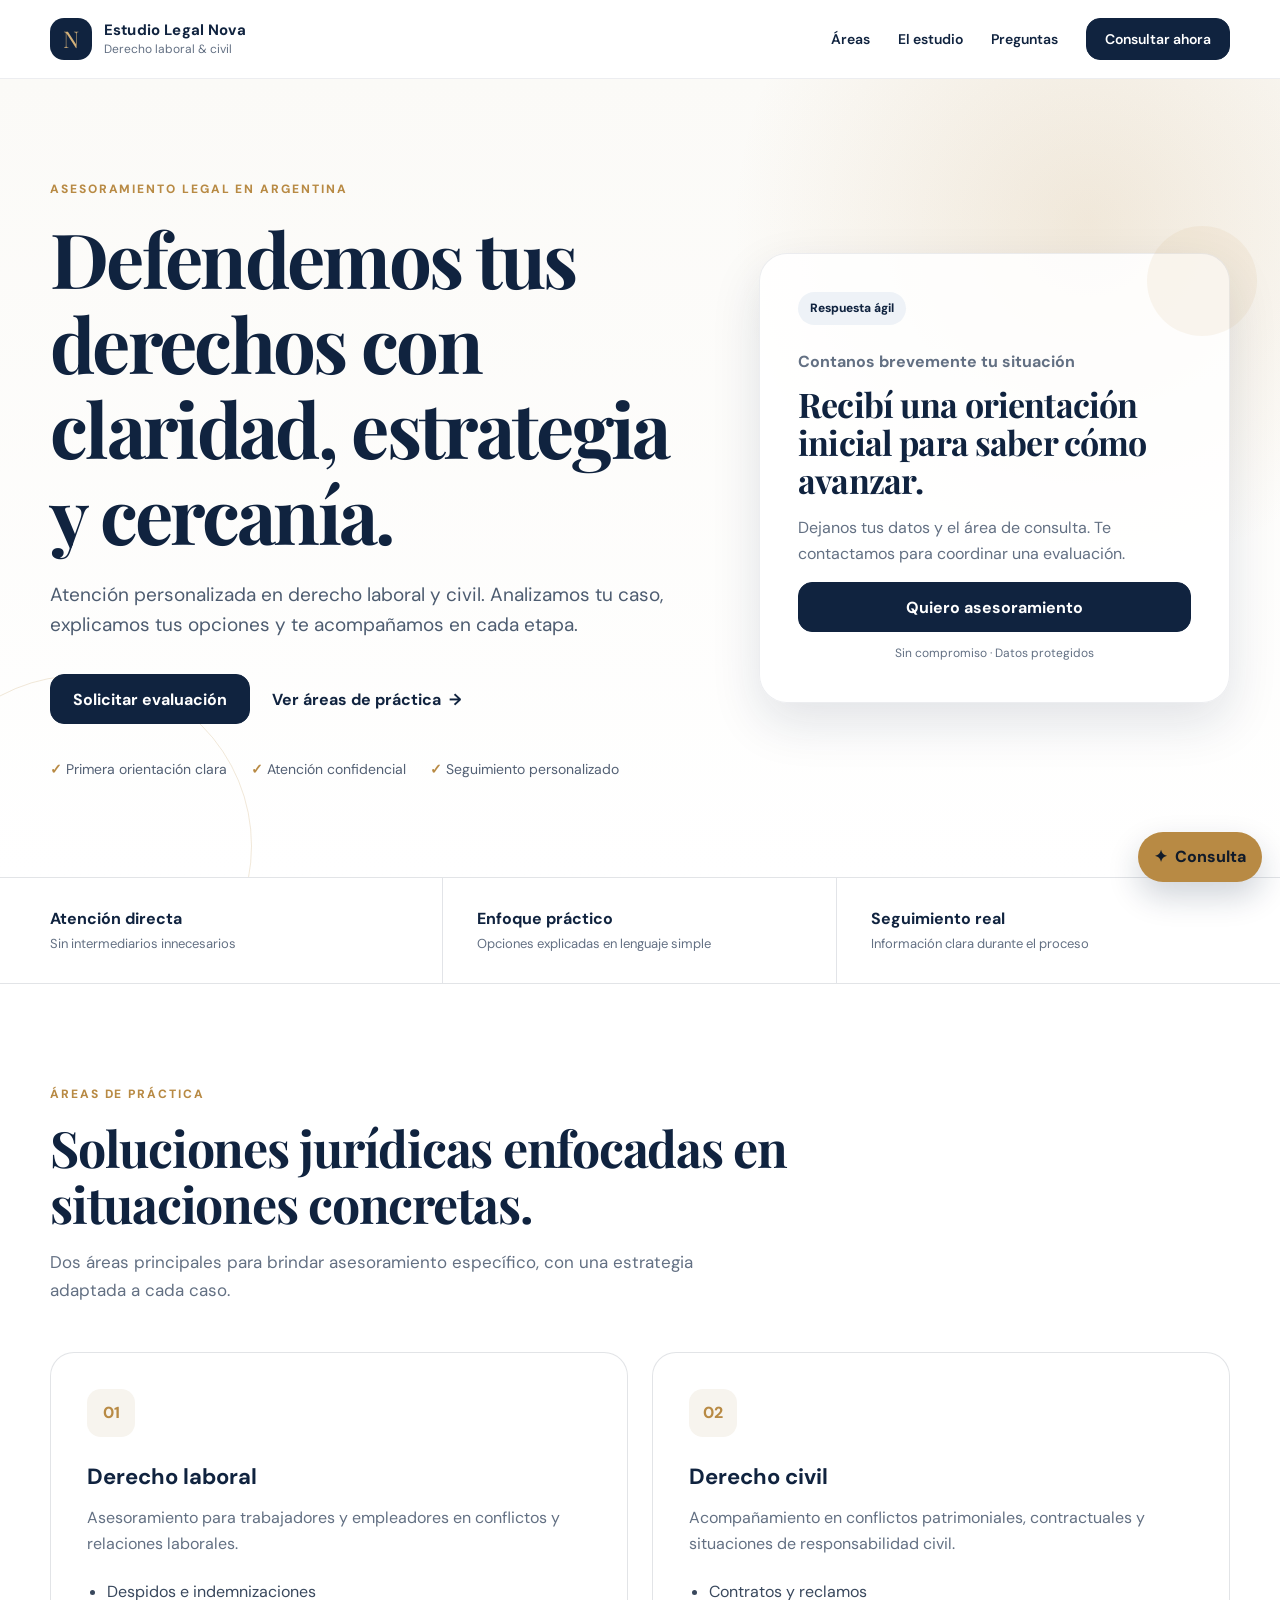
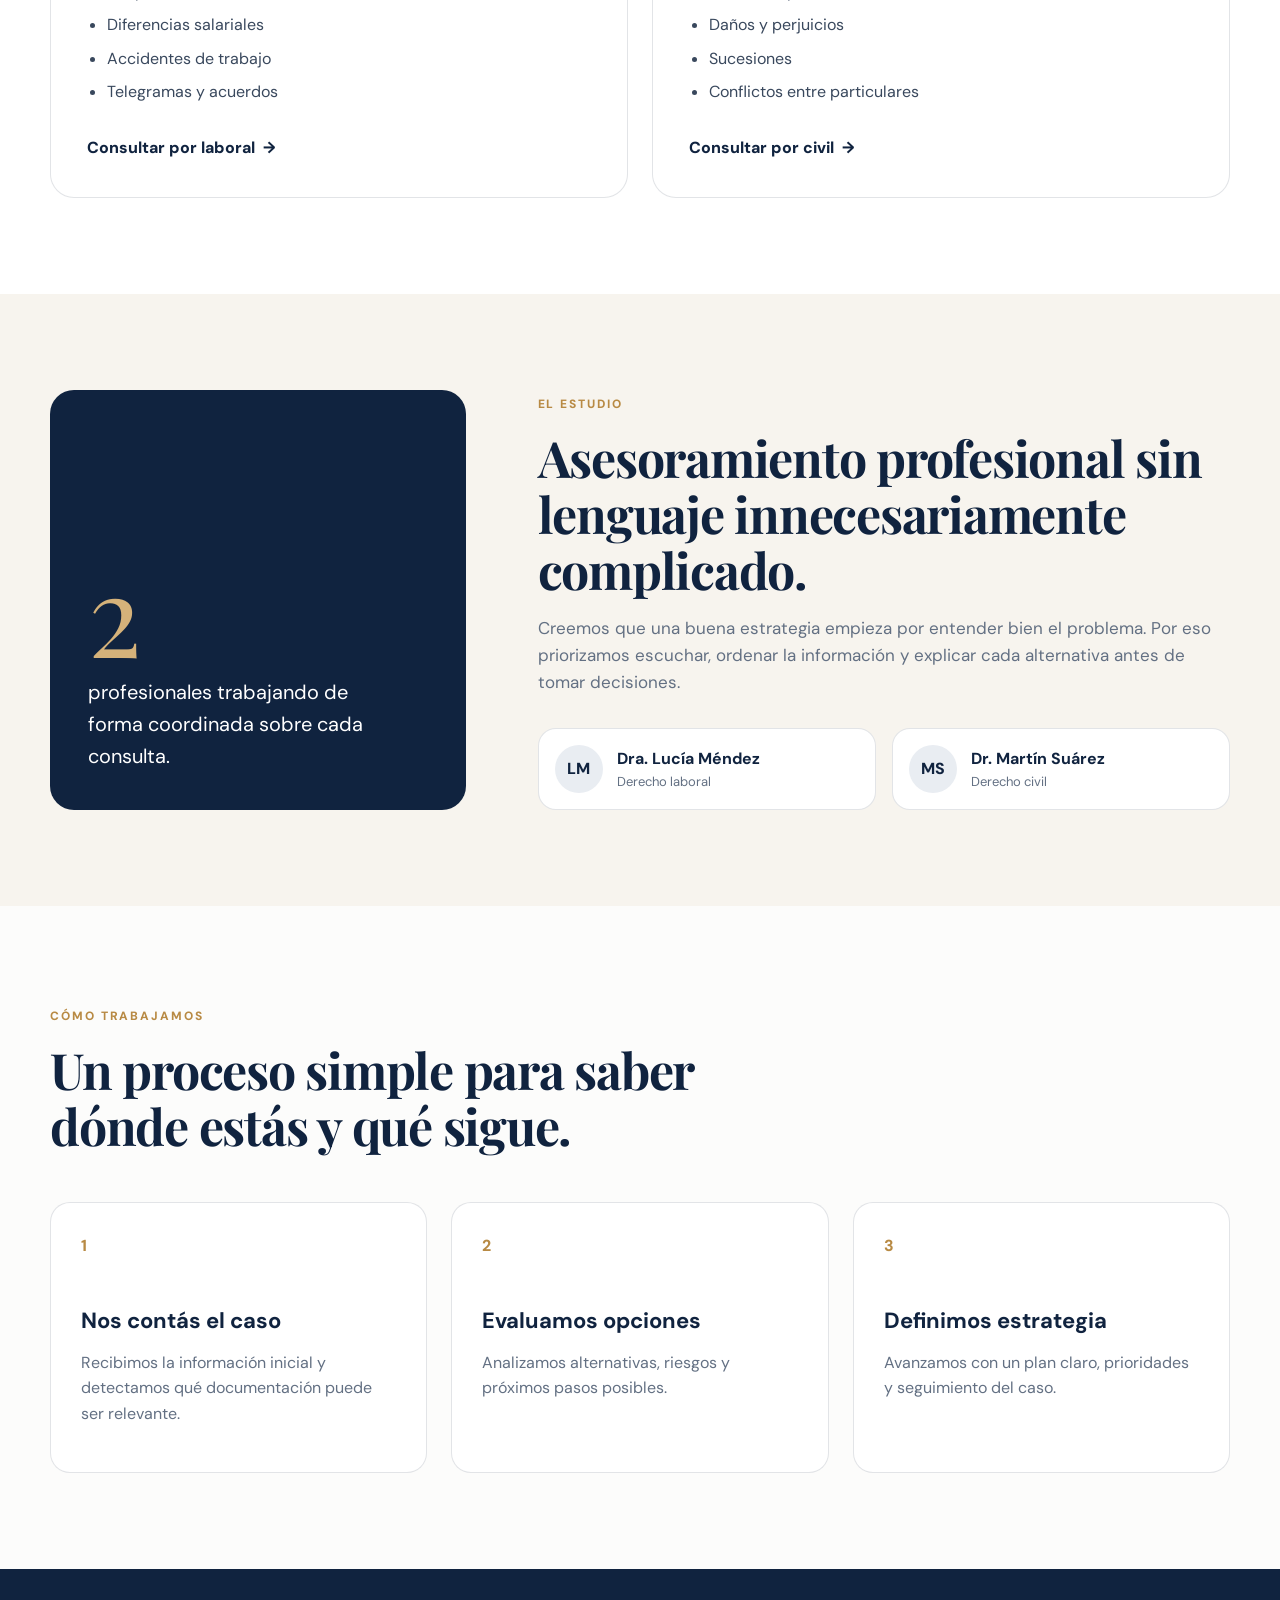
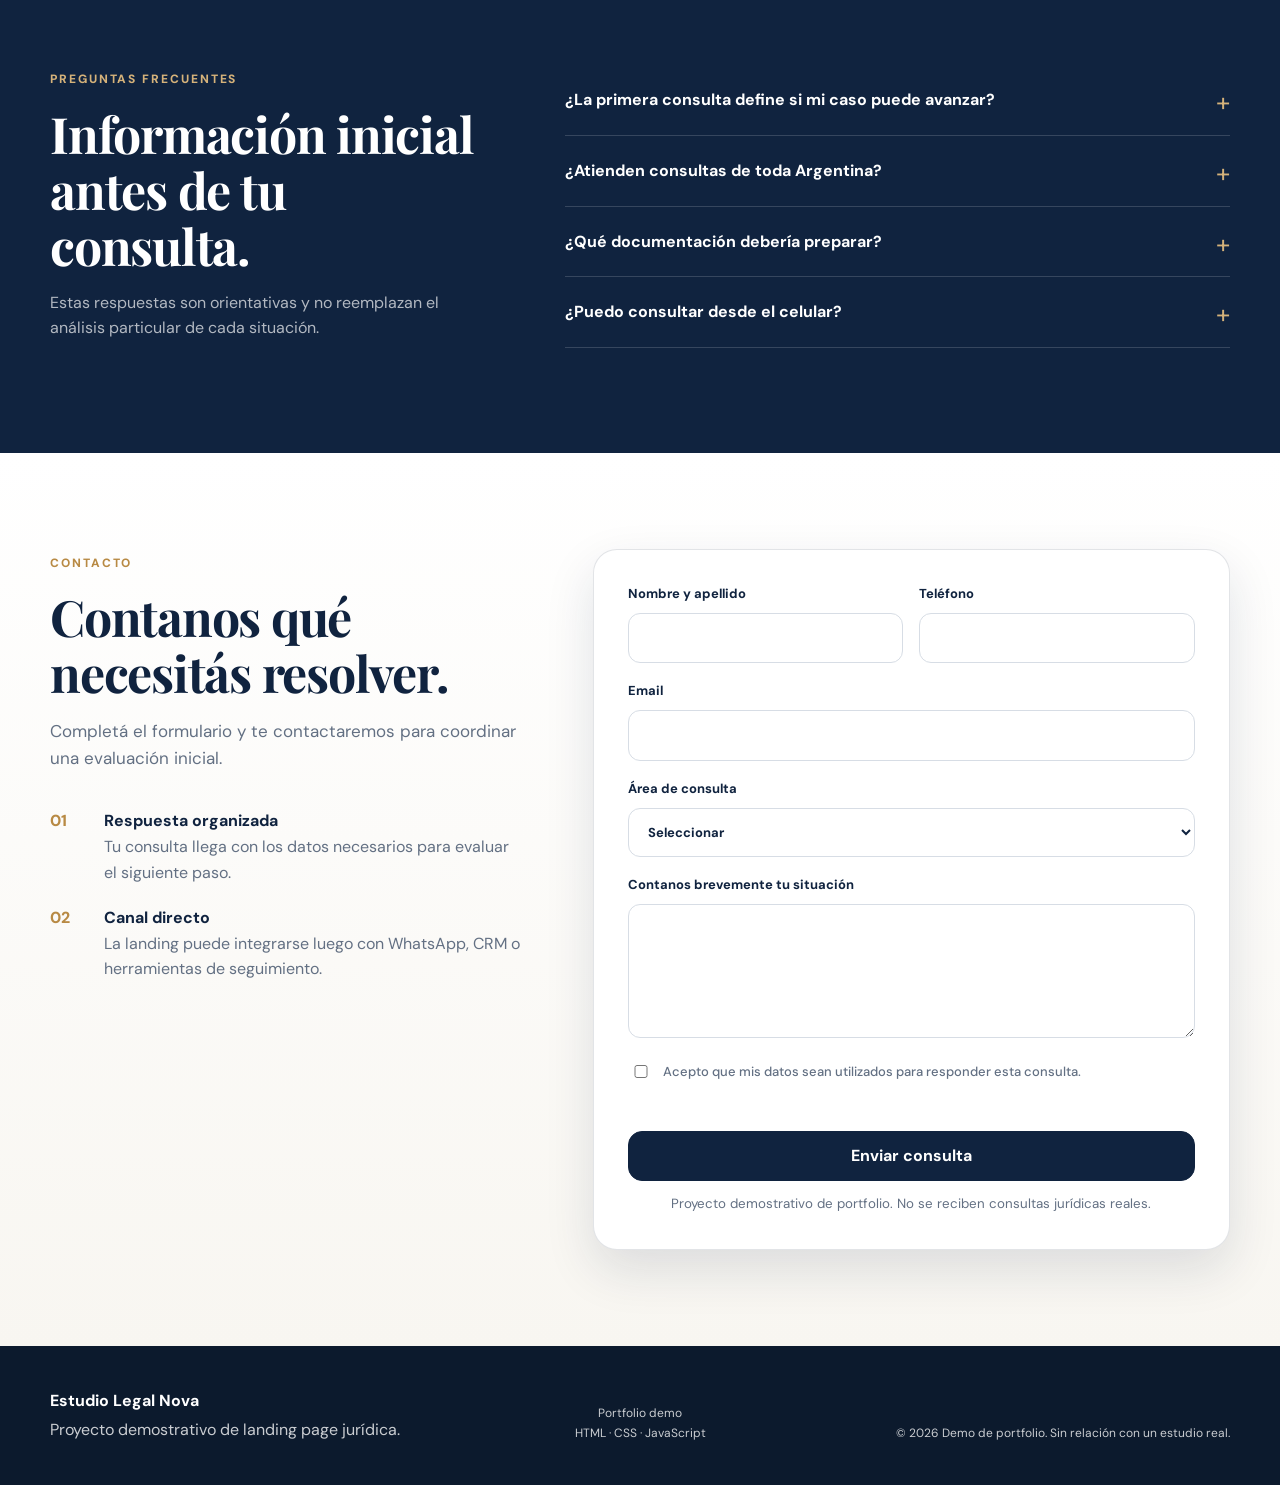
<file: index.html>
<!doctype html>
<html lang="es">
<head>
  <meta charset="utf-8">
  <meta name="viewport" content="width=device-width, initial-scale=1">
  <meta name="description" content="Landing page demostrativa para un estudio jurídico argentino, orientada a conversión y campañas digitales.">
  <meta name="robots" content="index,follow">
  <title>Estudio Legal Nova | Derecho laboral y civil</title>
  <link rel="preconnect" href="https://fonts.googleapis.com">
  <link rel="preconnect" href="https://fonts.gstatic.com" crossorigin>
  <link href="https://fonts.googleapis.com/css2?family=DM+Sans:wght@400;500;600;700&family=Playfair+Display:wght@600;700&display=swap" rel="stylesheet">
  <link rel="stylesheet" href="styles.css">
</head>
<body>
  <a class="skip-link" href="#contenido">Saltar al contenido</a>

  <header class="site-header" id="inicio">
    <div class="container nav-wrap">
      <a class="brand" href="#inicio" aria-label="Estudio Legal Nova, inicio">
        <span class="brand-mark" aria-hidden="true">N</span>
        <span>
          <strong>Estudio Legal Nova</strong>
          <small>Derecho laboral & civil</small>
        </span>
      </a>

      <button class="menu-toggle" type="button" aria-expanded="false" aria-controls="main-nav">
        <span></span><span></span><span></span>
        <span class="sr-only">Abrir menú</span>
      </button>

      <nav class="main-nav" id="main-nav" aria-label="Navegación principal">
        <a href="#areas">Áreas</a>
        <a href="#estudio">El estudio</a>
        <a href="#preguntas">Preguntas</a>
        <a class="btn btn-small" href="#consulta">Consultar ahora</a>
      </nav>
    </div>
  </header>

  <main id="contenido">
    <section class="hero section-pad">
      <div class="container hero-grid">
        <div class="hero-copy reveal">
          <span class="eyebrow">Asesoramiento legal en Argentina</span>
          <h1>Defendemos tus derechos con claridad, estrategia y cercanía.</h1>
          <p class="hero-lead">Atención personalizada en derecho laboral y civil. Analizamos tu caso, explicamos tus opciones y te acompañamos en cada etapa.</p>
          <div class="hero-actions">
            <a class="btn" href="#consulta">Solicitar evaluación</a>
            <a class="text-link" href="#areas">Ver áreas de práctica <span aria-hidden="true">→</span></a>
          </div>
          <ul class="trust-list" aria-label="Beneficios destacados">
            <li><span>✓</span> Primera orientación clara</li>
            <li><span>✓</span> Atención confidencial</li>
            <li><span>✓</span> Seguimiento personalizado</li>
          </ul>
        </div>

        <aside class="hero-card reveal" aria-label="Consulta inicial">
          <div class="hero-card-badge">Respuesta ágil</div>
          <p class="hero-card-kicker">Contanos brevemente tu situación</p>
          <h2>Recibí una orientación inicial para saber cómo avanzar.</h2>
          <p>Dejanos tus datos y el área de consulta. Te contactamos para coordinar una evaluación.</p>
          <a class="btn btn-full" href="#consulta">Quiero asesoramiento</a>
          <span class="hero-card-note">Sin compromiso · Datos protegidos</span>
        </aside>
      </div>
    </section>

    <section class="proof-strip" aria-label="Indicadores del estudio">
      <div class="container proof-grid">
        <div><strong>Atención directa</strong><span>Sin intermediarios innecesarios</span></div>
        <div><strong>Enfoque práctico</strong><span>Opciones explicadas en lenguaje simple</span></div>
        <div><strong>Seguimiento real</strong><span>Información clara durante el proceso</span></div>
      </div>
    </section>

    <section class="section-pad" id="areas">
      <div class="container">
        <div class="section-heading reveal">
          <span class="eyebrow">Áreas de práctica</span>
          <h2>Soluciones jurídicas enfocadas en situaciones concretas.</h2>
          <p>Dos áreas principales para brindar asesoramiento específico, con una estrategia adaptada a cada caso.</p>
        </div>

        <div class="service-grid">
          <article class="service-card reveal">
            <div class="service-icon" aria-hidden="true">01</div>
            <h3>Derecho laboral</h3>
            <p>Asesoramiento para trabajadores y empleadores en conflictos y relaciones laborales.</p>
            <ul>
              <li>Despidos e indemnizaciones</li>
              <li>Diferencias salariales</li>
              <li>Accidentes de trabajo</li>
              <li>Telegramas y acuerdos</li>
            </ul>
            <a href="#consulta">Consultar por laboral <span aria-hidden="true">→</span></a>
          </article>

          <article class="service-card reveal">
            <div class="service-icon" aria-hidden="true">02</div>
            <h3>Derecho civil</h3>
            <p>Acompañamiento en conflictos patrimoniales, contractuales y situaciones de responsabilidad civil.</p>
            <ul>
              <li>Contratos y reclamos</li>
              <li>Daños y perjuicios</li>
              <li>Sucesiones</li>
              <li>Conflictos entre particulares</li>
            </ul>
            <a href="#consulta">Consultar por civil <span aria-hidden="true">→</span></a>
          </article>
        </div>
      </div>
    </section>

    <section class="section-pad section-muted" id="estudio">
      <div class="container about-grid">
        <div class="about-panel reveal">
          <span class="about-number">2</span>
          <p>profesionales trabajando de forma coordinada sobre cada consulta.</p>
        </div>
        <div class="about-copy reveal">
          <span class="eyebrow">El estudio</span>
          <h2>Asesoramiento profesional sin lenguaje innecesariamente complicado.</h2>
          <p>Creemos que una buena estrategia empieza por entender bien el problema. Por eso priorizamos escuchar, ordenar la información y explicar cada alternativa antes de tomar decisiones.</p>
          <div class="lawyer-grid">
            <article class="lawyer-card">
              <div class="avatar" aria-hidden="true">LM</div>
              <div><strong>Dra. Lucía Méndez</strong><span>Derecho laboral</span></div>
            </article>
            <article class="lawyer-card">
              <div class="avatar" aria-hidden="true">MS</div>
              <div><strong>Dr. Martín Suárez</strong><span>Derecho civil</span></div>
            </article>
          </div>
        </div>
      </div>
    </section>

    <section class="section-pad process-section">
      <div class="container">
        <div class="section-heading reveal">
          <span class="eyebrow">Cómo trabajamos</span>
          <h2>Un proceso simple para saber dónde estás y qué sigue.</h2>
        </div>
        <div class="process-grid">
          <article class="process-step reveal"><span>1</span><h3>Nos contás el caso</h3><p>Recibimos la información inicial y detectamos qué documentación puede ser relevante.</p></article>
          <article class="process-step reveal"><span>2</span><h3>Evaluamos opciones</h3><p>Analizamos alternativas, riesgos y próximos pasos posibles.</p></article>
          <article class="process-step reveal"><span>3</span><h3>Definimos estrategia</h3><p>Avanzamos con un plan claro, prioridades y seguimiento del caso.</p></article>
        </div>
      </div>
    </section>

    <section class="section-pad section-dark" id="preguntas">
      <div class="container faq-grid">
        <div class="faq-intro reveal">
          <span class="eyebrow eyebrow-light">Preguntas frecuentes</span>
          <h2>Información inicial antes de tu consulta.</h2>
          <p>Estas respuestas son orientativas y no reemplazan el análisis particular de cada situación.</p>
        </div>
        <div class="faq-list reveal">
          <details>
            <summary>¿La primera consulta define si mi caso puede avanzar?</summary>
            <p>La evaluación inicial permite ordenar la situación, identificar documentación relevante y establecer posibles caminos. La estrategia definitiva depende de los antecedentes concretos.</p>
          </details>
          <details>
            <summary>¿Atienden consultas de toda Argentina?</summary>
            <p>Esta landing es demostrativa. En un proyecto real, esta sección se adapta a la jurisdicción y modalidad de atención efectiva del estudio.</p>
          </details>
          <details>
            <summary>¿Qué documentación debería preparar?</summary>
            <p>Depende del área. Contratos, recibos, comunicaciones, comprobantes y cualquier documento relacionado pueden ayudar a realizar una evaluación más precisa.</p>
          </details>
          <details>
            <summary>¿Puedo consultar desde el celular?</summary>
            <p>Sí. El formulario y los canales de contacto están diseñados para funcionar correctamente en dispositivos móviles.</p>
          </details>
        </div>
      </div>
    </section>

    <section class="section-pad contact-section" id="consulta">
      <div class="container contact-grid">
        <div class="contact-copy reveal">
          <span class="eyebrow">Contacto</span>
          <h2>Contanos qué necesitás resolver.</h2>
          <p>Completá el formulario y te contactaremos para coordinar una evaluación inicial.</p>
          <div class="contact-points">
            <div><span>01</span><p><strong>Respuesta organizada</strong>Tu consulta llega con los datos necesarios para evaluar el siguiente paso.</p></div>
            <div><span>02</span><p><strong>Canal directo</strong>La landing puede integrarse luego con WhatsApp, CRM o herramientas de seguimiento.</p></div>
          </div>
        </div>

        <form class="contact-form reveal" id="lead-form" action="gracias.html" method="get" novalidate>
          <div class="field-row">
            <label>Nombre y apellido<input type="text" name="nombre" autocomplete="name" required></label>
            <label>Teléfono<input type="tel" name="telefono" autocomplete="tel" required></label>
          </div>
          <label>Email<input type="email" name="email" autocomplete="email" required></label>
          <label>Área de consulta
            <select name="area" required>
              <option value="">Seleccionar</option>
              <option>Derecho laboral</option>
              <option>Derecho civil</option>
              <option>Otra consulta</option>
            </select>
          </label>
          <label>Contanos brevemente tu situación<textarea name="mensaje" rows="5" required></textarea></label>
          <label class="check-field"><input type="checkbox" required><span>Acepto que mis datos sean utilizados para responder esta consulta.</span></label>
          <p class="form-error" id="form-error" role="alert" aria-live="polite"></p>
          <button class="btn btn-full" type="submit">Enviar consulta</button>
          <small>Proyecto demostrativo de portfolio. No se reciben consultas jurídicas reales.</small>
        </form>
      </div>
    </section>
  </main>

  <a class="floating-contact" href="#consulta" aria-label="Ir al formulario de consulta">
    <span aria-hidden="true">✦</span> Consulta
  </a>

  <footer class="site-footer">
    <div class="container footer-grid">
      <div>
        <strong>Estudio Legal Nova</strong>
        <p>Proyecto demostrativo de landing page jurídica.</p>
      </div>
      <div>
        <span>Portfolio demo</span>
        <span>HTML · CSS · JavaScript</span>
      </div>
      <p>© <span id="year"></span> Demo de portfolio. Sin relación con un estudio real.</p>
    </div>
  </footer>

  <script src="script.js" defer></script>
</body>
</html>
</file>
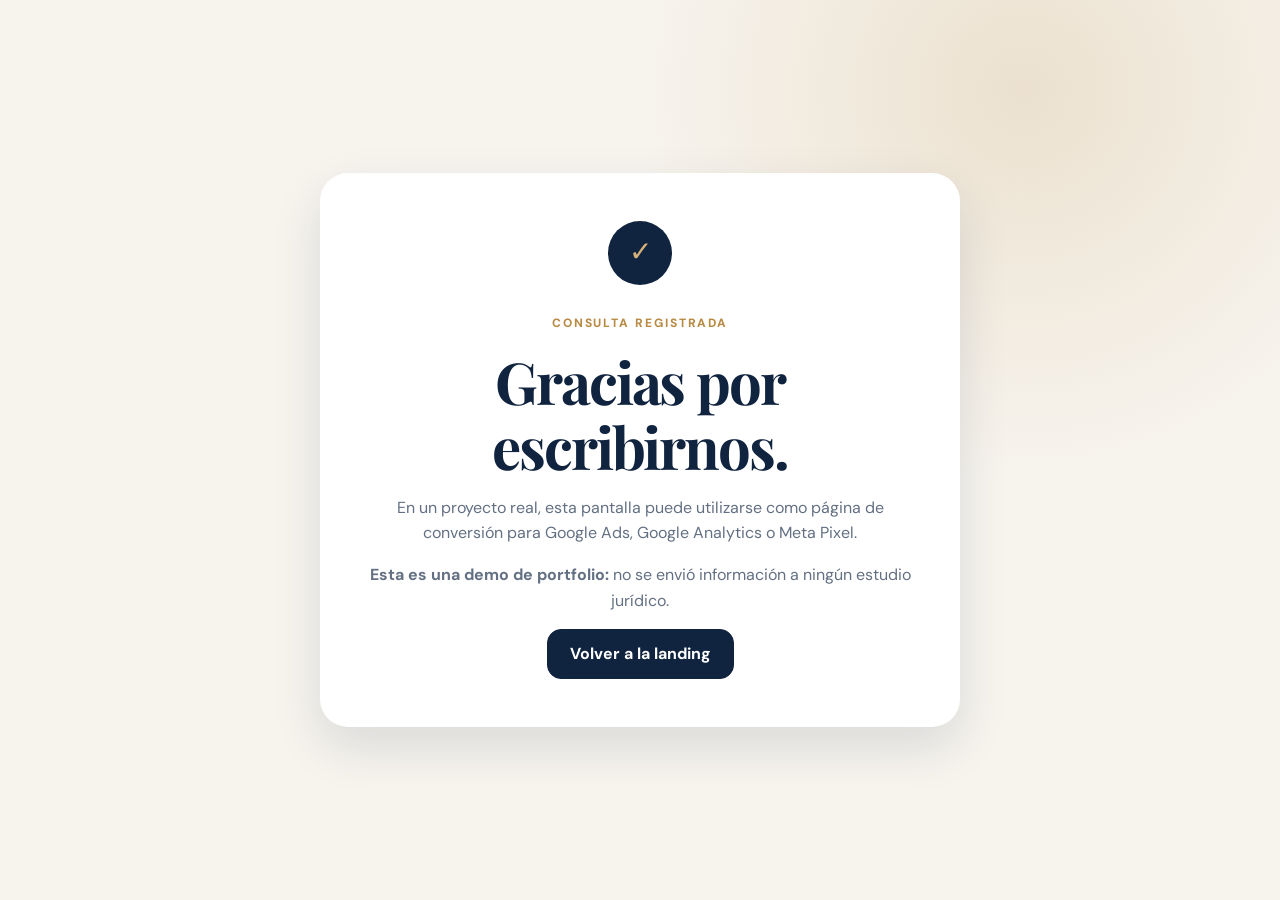
<file: gracias.html>
<!doctype html>
<html lang="es">
<head>
  <meta charset="utf-8">
  <meta name="viewport" content="width=device-width, initial-scale=1">
  <meta name="description" content="Confirmación de envío de consulta para la demo Estudio Legal Nova.">
  <title>Consulta enviada | Estudio Legal Nova</title>
  <link rel="preconnect" href="https://fonts.googleapis.com">
  <link rel="preconnect" href="https://fonts.gstatic.com" crossorigin>
  <link href="https://fonts.googleapis.com/css2?family=DM+Sans:wght@400;500;600;700&family=Playfair+Display:wght@600;700&display=swap" rel="stylesheet">
  <link rel="stylesheet" href="styles.css">
</head>
<body class="thanks-page">
  <main class="thanks-card">
    <div class="thanks-mark" aria-hidden="true">✓</div>
    <span class="eyebrow">Consulta registrada</span>
    <h1 style="font-size: clamp(40px, 8vw, 58px);">Gracias por escribirnos.</h1>
    <p>En un proyecto real, esta pantalla puede utilizarse como página de conversión para Google Ads, Google Analytics o Meta Pixel.</p>
    <p><strong>Esta es una demo de portfolio:</strong> no se envió información a ningún estudio jurídico.</p>
    <a class="btn" href="index.html">Volver a la landing</a>
  </main>
</body>
</html>
</file>
<file: styles.css>
:root {
  --ink: #10233f;
  --ink-2: #1d3658;
  --gold: #b88a44;
  --gold-soft: #d5b27a;
  --paper: #f7f4ee;
  --white: #ffffff;
  --muted: #637083;
  --line: rgba(16, 35, 63, 0.12);
  --shadow: 0 20px 50px rgba(16, 35, 63, 0.12);
  --radius: 24px;
  --container: 1180px;
}

* { box-sizing: border-box; }
html { scroll-behavior: smooth; }
body {
  margin: 0;
  font-family: "DM Sans", sans-serif;
  color: var(--ink);
  background: var(--white);
  line-height: 1.6;
  text-rendering: optimizeLegibility;
}
img { max-width: 100%; }
a { color: inherit; }
button, input, select, textarea { font: inherit; }
button { cursor: pointer; }
.container { width: min(calc(100% - 40px), var(--container)); margin: 0 auto; }
.section-pad { padding: 96px 0; }
.section-muted { background: var(--paper); }
.section-dark { background: var(--ink); color: var(--white); }
.sr-only { position: absolute; width: 1px; height: 1px; padding: 0; margin: -1px; overflow: hidden; clip: rect(0,0,0,0); white-space: nowrap; border: 0; }
.skip-link { position: fixed; top: 12px; left: 12px; z-index: 1000; transform: translateY(-150%); background: var(--ink); color: var(--white); padding: 10px 16px; border-radius: 10px; }
.skip-link:focus { transform: translateY(0); }

.site-header {
  position: sticky;
  top: 0;
  z-index: 100;
  background: rgba(255,255,255,.92);
  backdrop-filter: blur(14px);
  border-bottom: 1px solid rgba(16,35,63,.08);
}
.nav-wrap { display: flex; min-height: 78px; align-items: center; justify-content: space-between; gap: 24px; }
.brand { display: inline-flex; align-items: center; gap: 12px; text-decoration: none; }
.brand-mark { display: grid; place-items: center; width: 42px; height: 42px; border-radius: 14px; background: var(--ink); color: var(--gold-soft); font-family: "Playfair Display", serif; font-size: 23px; }
.brand strong, .brand small { display: block; }
.brand strong { font-size: 15px; letter-spacing: .01em; }
.brand small { font-size: 12px; color: var(--muted); margin-top: -2px; }
.main-nav { display: flex; align-items: center; gap: 28px; }
.main-nav > a { text-decoration: none; font-size: 14px; font-weight: 600; }
.menu-toggle { display: none; border: 0; background: transparent; padding: 8px; }
.menu-toggle span:not(.sr-only) { display: block; width: 24px; height: 2px; margin: 5px 0; background: var(--ink); }

.btn {
  display: inline-flex;
  align-items: center;
  justify-content: center;
  min-height: 50px;
  padding: 0 22px;
  border: 1px solid var(--ink);
  border-radius: 14px;
  background: var(--ink);
  color: var(--white);
  text-decoration: none;
  font-weight: 700;
  transition: transform .2s ease, box-shadow .2s ease, background .2s ease;
}
.btn:hover { transform: translateY(-2px); box-shadow: 0 14px 30px rgba(16,35,63,.18); }
.btn-small { min-height: 42px; padding-inline: 18px; color: var(--white); }
.btn-full { width: 100%; }
.text-link { display: inline-flex; gap: 8px; align-items: center; font-weight: 700; text-decoration: none; }
.text-link:hover span { transform: translateX(4px); }
.text-link span { transition: transform .2s ease; }

.hero {
  overflow: hidden;
  position: relative;
  background:
    radial-gradient(circle at 85% 18%, rgba(184,138,68,.17), transparent 28%),
    linear-gradient(180deg, #fbfaf7 0%, #ffffff 100%);
}
.hero::before { content: ""; position: absolute; inset: auto auto -140px -90px; width: 340px; height: 340px; border-radius: 50%; border: 1px solid rgba(184,138,68,.2); }
.hero-grid { display: grid; grid-template-columns: minmax(0,1.15fr) minmax(330px,.85fr); gap: 72px; align-items: center; }
.eyebrow { display: inline-block; margin-bottom: 16px; color: var(--gold); text-transform: uppercase; letter-spacing: .16em; font-size: 12px; font-weight: 800; }
.eyebrow-light { color: var(--gold-soft); }
h1, h2, h3 { margin: 0; line-height: 1.12; }
h1, h2 { font-family: "Playfair Display", serif; }
h1 { max-width: 780px; font-size: clamp(44px, 7vw, 76px); letter-spacing: -.035em; }
h2 { font-size: clamp(34px, 5vw, 50px); letter-spacing: -.025em; }
h3 { font-size: 22px; }
.hero-lead { max-width: 680px; margin: 24px 0 0; color: #4d5c70; font-size: 19px; }
.hero-actions { display: flex; flex-wrap: wrap; align-items: center; gap: 22px; margin-top: 34px; }
.trust-list { display: flex; flex-wrap: wrap; gap: 16px 24px; list-style: none; padding: 0; margin: 34px 0 0; color: #536074; font-size: 14px; }
.trust-list span { color: var(--gold); font-weight: 800; }
.hero-card { position: relative; padding: 38px; border: 1px solid rgba(16,35,63,.08); border-radius: 28px; background: rgba(255,255,255,.86); box-shadow: var(--shadow); }
.hero-card::after { content: ""; position: absolute; width: 110px; height: 110px; right: -28px; top: -28px; border-radius: 50%; background: rgba(184,138,68,.08); z-index: -1; }
.hero-card-badge { display: inline-flex; padding: 7px 12px; margin-bottom: 24px; border-radius: 999px; background: #eef2f7; color: var(--ink); font-size: 12px; font-weight: 800; }
.hero-card-kicker { margin: 0 0 10px; color: var(--gold); font-weight: 700; }
.hero-card h2 { font-size: 34px; }
.hero-card p { color: var(--muted); }
.hero-card-note { display: block; margin-top: 12px; text-align: center; color: var(--muted); font-size: 12px; }

.proof-strip { border-top: 1px solid var(--line); border-bottom: 1px solid var(--line); }
.proof-grid { display: grid; grid-template-columns: repeat(3,1fr); }
.proof-grid > div { padding: 28px 34px; border-right: 1px solid var(--line); }
.proof-grid > div:first-child { padding-left: 0; }
.proof-grid > div:last-child { border-right: 0; }
.proof-grid strong, .proof-grid span { display: block; }
.proof-grid strong { font-size: 16px; }
.proof-grid span { margin-top: 3px; color: var(--muted); font-size: 13px; }

.section-heading { max-width: 760px; margin-bottom: 48px; }
.section-heading p { max-width: 660px; color: var(--muted); font-size: 17px; }
.service-grid { display: grid; grid-template-columns: repeat(2,1fr); gap: 24px; }
.service-card { padding: 36px; border: 1px solid var(--line); border-radius: var(--radius); background: var(--white); transition: transform .2s ease, box-shadow .2s ease; }
.service-card:hover { transform: translateY(-4px); box-shadow: var(--shadow); }
.service-icon { display: grid; place-items: center; width: 48px; height: 48px; margin-bottom: 28px; border-radius: 14px; background: var(--paper); color: var(--gold); font-weight: 800; }
.service-card p { color: var(--muted); }
.service-card ul { padding-left: 20px; margin: 22px 0; color: #39485d; }
.service-card li { margin: 8px 0; }
.service-card a { display: inline-flex; gap: 8px; margin-top: 8px; text-decoration: none; font-weight: 800; }

.about-grid { display: grid; grid-template-columns: .75fr 1.25fr; gap: 72px; align-items: stretch; }
.about-panel { min-height: 360px; padding: 38px; border-radius: var(--radius); background: var(--ink); color: var(--white); display: flex; flex-direction: column; justify-content: flex-end; }
.about-number { display: block; font-family: "Playfair Display", serif; color: var(--gold-soft); font-size: 112px; line-height: .8; }
.about-panel p { max-width: 300px; margin: 20px 0 0; font-size: 20px; }
.about-copy > p { color: var(--muted); font-size: 17px; }
.lawyer-grid { display: grid; grid-template-columns: repeat(2,1fr); gap: 16px; margin-top: 32px; }
.lawyer-card { display: flex; align-items: center; gap: 14px; padding: 16px; border-radius: 18px; background: var(--white); border: 1px solid var(--line); }
.avatar { display: grid; place-items: center; width: 48px; height: 48px; flex: 0 0 48px; border-radius: 50%; background: #e9edf2; color: var(--ink); font-weight: 800; }
.lawyer-card strong, .lawyer-card span { display: block; }
.lawyer-card span { color: var(--muted); font-size: 13px; }

.process-section { background: #fcfcfb; }
.process-grid { display: grid; grid-template-columns: repeat(3,1fr); gap: 24px; }
.process-step { padding: 30px; border-radius: 20px; border: 1px solid var(--line); background: var(--white); }
.process-step > span { display: inline-block; margin-bottom: 50px; color: var(--gold); font-weight: 800; }
.process-step p { color: var(--muted); }

.faq-grid { display: grid; grid-template-columns: .8fr 1.2fr; gap: 72px; }
.faq-intro p { color: rgba(255,255,255,.68); }
.faq-list details { border-bottom: 1px solid rgba(255,255,255,.16); }
.faq-list summary { list-style: none; position: relative; padding: 22px 42px 22px 0; font-weight: 700; cursor: pointer; }
.faq-list summary::-webkit-details-marker { display: none; }
.faq-list summary::after { content: "+"; position: absolute; right: 0; top: 17px; color: var(--gold-soft); font-size: 26px; font-weight: 400; }
.faq-list details[open] summary::after { content: "−"; }
.faq-list details p { margin: -4px 0 22px; color: rgba(255,255,255,.68); }

.contact-section { background: linear-gradient(180deg, #fff 0%, #f8f6f1 100%); }
.contact-grid { display: grid; grid-template-columns: .85fr 1.15fr; gap: 72px; align-items: start; }
.contact-copy > p { color: var(--muted); font-size: 17px; }
.contact-points { margin-top: 36px; }
.contact-points > div { display: grid; grid-template-columns: 40px 1fr; gap: 14px; margin-bottom: 20px; }
.contact-points span { color: var(--gold); font-weight: 800; }
.contact-points p { margin: 0; color: var(--muted); }
.contact-points strong { display: block; color: var(--ink); }
.contact-form { padding: 34px; border-radius: var(--radius); background: var(--white); border: 1px solid var(--line); box-shadow: var(--shadow); }
.contact-form label { display: block; margin-bottom: 18px; font-size: 13px; font-weight: 700; }
.contact-form input, .contact-form select, .contact-form textarea { width: 100%; margin-top: 8px; padding: 14px 15px; border: 1px solid #d7dde5; border-radius: 12px; background: #fff; color: var(--ink); outline: none; }
.contact-form input:focus, .contact-form select:focus, .contact-form textarea:focus { border-color: var(--gold); box-shadow: 0 0 0 3px rgba(184,138,68,.12); }
.field-row { display: grid; grid-template-columns: repeat(2,1fr); gap: 16px; }
.check-field { display: flex !important; gap: 10px; align-items: flex-start; font-weight: 500 !important; color: var(--muted); }
.check-field input { width: 18px; flex: 0 0 18px; margin-top: 3px; }
.form-error { min-height: 20px; margin: 0 0 10px; color: #9a2d2d; font-size: 13px; }
.contact-form small { display: block; margin-top: 12px; text-align: center; color: var(--muted); }

.floating-contact { position: fixed; right: 18px; bottom: 18px; z-index: 90; display: inline-flex; align-items: center; gap: 8px; padding: 12px 16px; border-radius: 999px; background: var(--gold); color: #111b2a; text-decoration: none; font-weight: 800; box-shadow: 0 14px 32px rgba(16,35,63,.2); }
.site-footer { padding: 42px 0; background: #0c1a2d; color: rgba(255,255,255,.78); }
.footer-grid { display: grid; grid-template-columns: 1fr auto 1fr; align-items: end; gap: 30px; }
.footer-grid strong { color: var(--white); }
.footer-grid p { margin: 4px 0 0; }
.footer-grid > div:nth-child(2) span { display: block; text-align: center; font-size: 12px; }
.footer-grid > p { text-align: right; font-size: 12px; }

.thanks-page { min-height: 100vh; display: grid; place-items: center; background: radial-gradient(circle at 80% 10%, rgba(184,138,68,.18), transparent 30%), var(--paper); padding: 24px; }
.thanks-card { width: min(640px, 100%); padding: 48px; border-radius: 28px; background: var(--white); box-shadow: var(--shadow); text-align: center; }
.thanks-mark { display: grid; place-items: center; width: 64px; height: 64px; margin: 0 auto 24px; border-radius: 50%; background: var(--ink); color: var(--gold-soft); font-size: 28px; }
.thanks-card p { color: var(--muted); }

.reveal { opacity: 0; transform: translateY(18px); transition: opacity .65s ease, transform .65s ease; }
.reveal.visible { opacity: 1; transform: translateY(0); }

@media (prefers-reduced-motion: reduce) {
  html { scroll-behavior: auto; }
  *, *::before, *::after { animation-duration: .01ms !important; transition-duration: .01ms !important; }
  .reveal { opacity: 1; transform: none; }
}

@media (max-width: 900px) {
  .section-pad { padding: 72px 0; }
  .hero-grid, .about-grid, .faq-grid, .contact-grid { grid-template-columns: 1fr; gap: 42px; }
  .hero-grid { gap: 50px; }
  .proof-grid { grid-template-columns: 1fr; }
  .proof-grid > div { padding: 20px 0; border-right: 0; border-bottom: 1px solid var(--line); }
  .proof-grid > div:last-child { border-bottom: 0; }
  .process-grid { grid-template-columns: 1fr; }
  .process-step > span { margin-bottom: 26px; }
  .footer-grid { grid-template-columns: 1fr; align-items: start; }
  .footer-grid > div:nth-child(2) span, .footer-grid > p { text-align: left; }
}

@media (max-width: 720px) {
  .container { width: min(calc(100% - 28px), var(--container)); }
  .nav-wrap { min-height: 68px; }
  .menu-toggle { display: block; }
  .main-nav { position: absolute; top: 68px; left: 14px; right: 14px; display: none; padding: 18px; border-radius: 18px; background: var(--white); box-shadow: var(--shadow); flex-direction: column; align-items: stretch; gap: 14px; }
  .main-nav.open { display: flex; }
  .main-nav > a:not(.btn) { padding: 8px 4px; }
  h1 { font-size: clamp(40px, 13vw, 58px); }
  h2 { font-size: clamp(32px, 10vw, 42px); }
  .hero { padding-top: 64px; }
  .hero-card { padding: 28px; }
  .service-grid, .lawyer-grid, .field-row { grid-template-columns: 1fr; }
  .service-card, .contact-form { padding: 26px; }
  .about-panel { min-height: 280px; }
  .hero-actions { align-items: stretch; flex-direction: column; }
  .hero-actions .btn { width: 100%; }
  .text-link { justify-content: center; }
  .trust-list { display: grid; }
  .floating-contact { right: 12px; bottom: 12px; font-size: 13px; }
}
</file>
